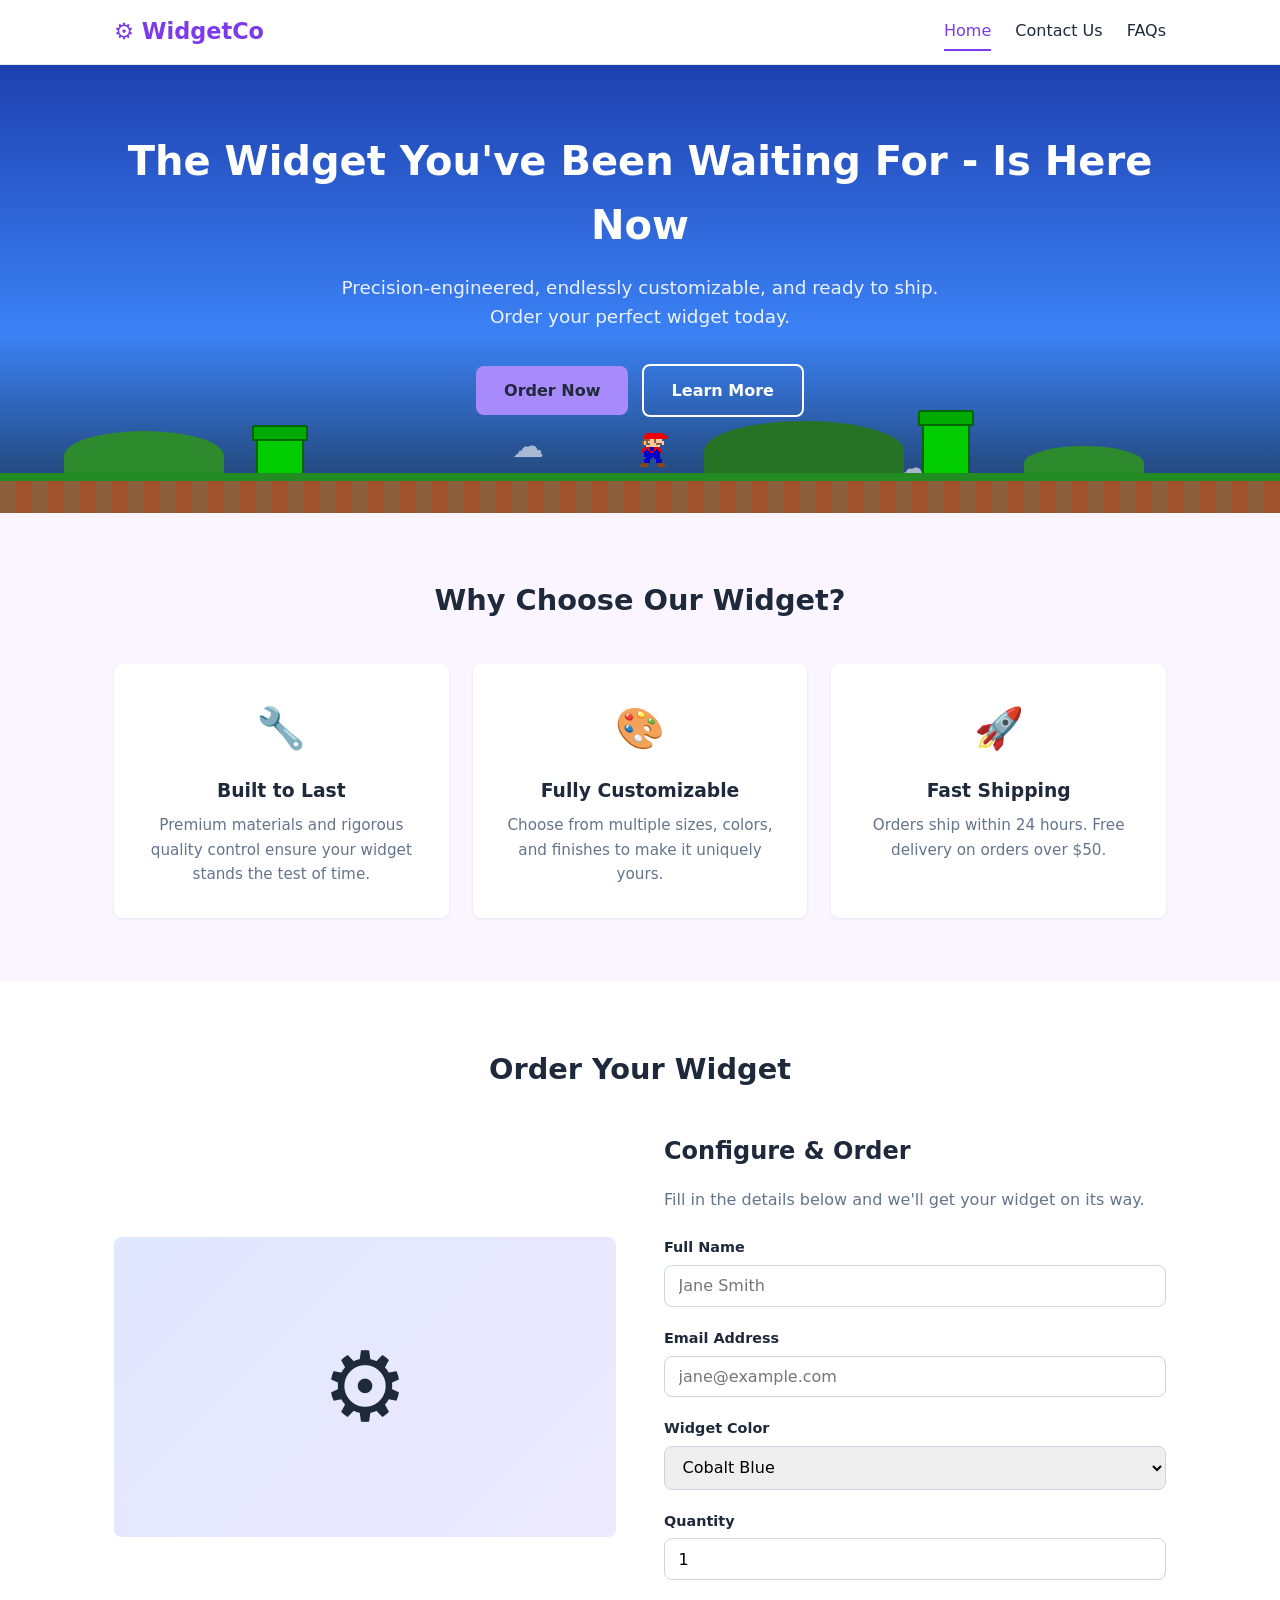
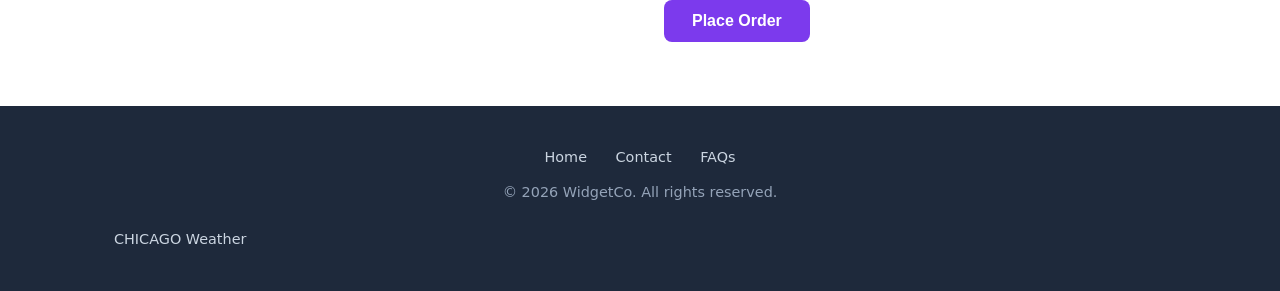
<file: index.html>
<!DOCTYPE html>
<html lang="en">
<head>
  <meta charset="UTF-8">
  <meta name="viewport" content="width=device-width, initial-scale=1.0">
  <title>WidgetCo — Order Your Widget</title>
  <link rel="stylesheet" href="styles.css">
</head>
<body>

  <!-- Header -->
  <header>
    <div class="container">
      <span class="logo">⚙️ WidgetCo</span>
      <button class="nav-toggle" aria-label="Toggle navigation" onclick="document.querySelector('nav').classList.toggle('open')">☰</button>
      <nav>
        <a href="index.html" class="active">Home</a>
        <a href="contact.html">Contact Us</a>
        <a href="faq.html">FAQs</a>
      </nav>
    </div>
  </header>

  <!-- Hero -->
  <section class="hero" id="heroSection">
    <div class="container" style="position:relative;z-index:2;">
      <h1>The Widget You've Been Waiting For - Is Here Now</h1>
      <p>Precision-engineered, endlessly customizable, and ready to ship. Order your perfect widget today.</p>
      <a href="#order" class="btn btn-primary mario-btn" id="btnOrder">Order Now</a>
      <a href="faq.html" class="btn btn-outline mario-btn" id="btnLearn" style="margin-left:.5rem;">Learn More</a>
    </div>

    <!-- Skyline elements -->
    <div class="mario-skyline">
      <!-- Clouds -->
      <span class="mario-cloud" style="top:20px;left:10%;">☁️</span>
      <span class="mario-cloud" style="top:8px;left:40%;animation-delay:-7s;">☁️</span>
      <span class="mario-cloud" style="top:30px;left:70%;animation-delay:-13s;">☁️</span>

      <!-- Hills -->
      <div class="mario-hill" style="left:5%;width:160px;height:50px;background:#2d8a2d;"></div>
      <div class="mario-hill" style="left:55%;width:200px;height:60px;background:#267326;"></div>
      <div class="mario-hill" style="left:80%;width:120px;height:35px;background:#2d8a2d;"></div>

      <!-- Pipes -->
      <div class="mario-pipe" style="left:20%;">
        <div class="mario-pipe-top"></div>
        <div class="mario-pipe-body"></div>
      </div>
      <div class="mario-pipe" style="left:72%;">
        <div class="mario-pipe-top"></div>
        <div class="mario-pipe-body" style="height:55px;"></div>
      </div>

      <!-- Ground -->
      <div class="mario-ground"></div>
    </div>

    <!-- Mario sprite (pixel art via inline SVG) -->
    <svg id="mario" viewBox="0 0 16 20" xmlns="http://www.w3.org/2000/svg">
      <!-- Hat -->
      <rect x="3" y="0" width="9" height="1" fill="#e00"/>
      <rect x="2" y="1" width="12" height="1" fill="#e00"/>
      <rect x="2" y="2" width="12" height="1" fill="#e00"/>
      <!-- Face -->
      <rect x="2" y="3" width="3" height="1" fill="#8B5E3C"/>
      <rect x="5" y="3" width="2" height="1" fill="#fdcba0"/>
      <rect x="7" y="3" width="1" height="1" fill="#8B5E3C"/>
      <rect x="8" y="3" width="3" height="1" fill="#fdcba0"/>
      <rect x="1" y="4" width="1" height="1" fill="#8B5E3C"/>
      <rect x="2" y="4" width="1" height="1" fill="#fdcba0"/>
      <rect x="3" y="4" width="1" height="1" fill="#8B5E3C"/>
      <rect x="4" y="4" width="3" height="1" fill="#fdcba0"/>
      <rect x="7" y="4" width="1" height="1" fill="#8B5E3C"/>
      <rect x="8" y="4" width="3" height="1" fill="#fdcba0"/>
      <rect x="11" y="4" width="1" height="1" fill="#fdcba0"/>
      <rect x="1" y="5" width="1" height="1" fill="#8B5E3C"/>
      <rect x="2" y="5" width="1" height="1" fill="#fdcba0"/>
      <rect x="3" y="5" width="2" height="1" fill="#8B5E3C"/>
      <rect x="5" y="5" width="3" height="1" fill="#fdcba0"/>
      <rect x="8" y="5" width="3" height="1" fill="#8B5E3C"/>
      <rect x="11" y="5" width="1" height="1" fill="#fdcba0"/>
      <rect x="3" y="6" width="7" height="1" fill="#fdcba0"/>
      <!-- Shirt -->
      <rect x="2" y="7" width="3" height="1" fill="#e00"/>
      <rect x="5" y="7" width="2" height="1" fill="#00c"/>
      <rect x="7" y="7" width="3" height="1" fill="#e00"/>
      <rect x="1" y="8" width="2" height="1" fill="#e00"/>
      <rect x="3" y="8" width="1" height="1" fill="#00c"/>
      <rect x="4" y="8" width="1" height="1" fill="#e00"/>
      <rect x="5" y="8" width="2" height="1" fill="#00c"/>
      <rect x="7" y="8" width="1" height="1" fill="#e00"/>
      <rect x="8" y="8" width="1" height="1" fill="#00c"/>
      <rect x="9" y="8" width="2" height="1" fill="#e00"/>
      <rect x="1" y="9" width="1" height="1" fill="#e00"/>
      <rect x="2" y="9" width="3" height="1" fill="#00c"/>
      <rect x="5" y="9" width="2" height="1" fill="#e00"/>
      <rect x="7" y="9" width="3" height="1" fill="#00c"/>
      <rect x="10" y="9" width="1" height="1" fill="#e00"/>
      <!-- Overalls -->
      <rect x="2" y="10" width="2" height="1" fill="#00c"/>
      <rect x="4" y="10" width="4" height="1" fill="#00c"/>
      <rect x="8" y="10" width="2" height="1" fill="#00c"/>
      <rect x="2" y="11" width="8" height="1" fill="#00c"/>
      <rect x="3" y="12" width="3" height="1" fill="#00c"/>
      <rect x="7" y="12" width="3" height="1" fill="#00c"/>
      <!-- Overalls bottom / legs -->
      <rect x="2" y="13" width="3" height="1" fill="#00c"/>
      <rect x="8" y="13" width="3" height="1" fill="#00c"/>
      <rect x="2" y="14" width="3" height="1" fill="#00c"/>
      <rect x="8" y="14" width="3" height="1" fill="#00c"/>
      <!-- Shoes -->
      <rect x="1" y="15" width="3" height="1" fill="#8B4513"/>
      <rect x="9" y="15" width="3" height="1" fill="#8B4513"/>
      <rect x="0" y="16" width="4" height="1" fill="#8B4513"/>
      <rect x="9" y="16" width="4" height="1" fill="#8B4513"/>
    </svg>
  </section>

  <!-- Features -->
  <section class="section">
    <div class="container">
      <h2 class="section-title">Why Choose Our Widget?</h2>
      <div class="cards">
        <div class="card">
          <div class="icon">🔧</div>
          <h3>Built to Last</h3>
          <p>Premium materials and rigorous quality control ensure your widget stands the test of time.</p>
        </div>
        <div class="card">
          <div class="icon">🎨</div>
          <h3>Fully Customizable</h3>
          <p>Choose from multiple sizes, colors, and finishes to make it uniquely yours.</p>
        </div>
        <div class="card">
          <div class="icon">🚀</div>
          <h3>Fast Shipping</h3>
          <p>Orders ship within 24 hours. Free delivery on orders over $50.</p>
        </div>
      </div>
    </div>
  </section>

  <!-- Order Section -->
  <section class="order-section" id="order">
    <div class="container">
      <h2 class="section-title">Order Your Widget</h2>
      <div class="order-grid">
        <div class="widget-preview">⚙️</div>
        <div class="order-form">
          <h2>Configure &amp; Order</h2>
          <p>Fill in the details below and we'll get your widget on its way.</p>
          <form id="orderForm" onsubmit="handleOrder(event)">
            <div class="form-group">
              <label for="name">Full Name</label>
              <input type="text" id="name" name="name" required placeholder="Jane Smith">
            </div>
            <div class="form-group">
              <label for="email">Email Address</label>
              <input type="email" id="email" name="email" required placeholder="jane@example.com">
            </div>
            <div class="form-group">
              <label for="color">Widget Color</label>
              <select id="color" name="color">
                <option value="blue">Cobalt Blue</option>
                <option value="red">Ruby Red</option>
                <option value="green">Emerald Green</option>
                <option value="black">Midnight Black</option>
              </select>
            </div>
            <div class="form-group">
              <label for="qty">Quantity</label>
              <input type="number" id="qty" name="qty" min="1" max="100" value="1" required>
            </div>
            <button type="submit" class="btn btn-submit">Place Order</button>
            <div class="success-msg" id="orderSuccess">🎉 Order placed! Check your email for confirmation.</div>
          </form>
        </div>
      </div>
    </div>
  </section>

  <!-- Footer -->
  <footer>
    <div class="container">
      <div class="footer-top">
        <div class="footer-left">
          <div class="footer-links">
            <a href="index.html">Home</a>
            <a href="contact.html">Contact</a>
            <a href="faq.html">FAQs</a>
          </div>
          <p>&copy; 2026 WidgetCo. All rights reserved.</p>
        </div>
      </div>
      <div class="footer-weather">
        <a class="weatherwidget-io" href="https://forecast7.com/en/41d88n87d63/chicago/?unit=us" data-label_1="CHICAGO" data-label_2="Weather" data-days="5" data-theme="dark">CHICAGO Weather</a>
        <script>!function(d,s,id){var js,fjs=d.getElementsByTagName(s)[0];if(!d.getElementById(id)){js=d.createElement(s);js.id=id;js.src='https://weatherwidget.io/js/widget.min.js';fjs.parentNode.insertBefore(js,fjs);}}(document,'script','weatherwidget-io-js');</script>
      </div>
    </div>
  </footer>

  <script>
    function handleOrder(e) {
      e.preventDefault();
      document.getElementById('orderSuccess').style.display = 'block';
      e.target.reset();
    }

    // === Mario Logic ===
    (function() {
      const hero = document.getElementById('heroSection');
      const mario = document.getElementById('mario');
      const buttons = document.querySelectorAll('.mario-btn');
      let marioJumping = false;

      // Track cursor globally, show mario in hero aligned to ground
      var lastX = 0;
      document.addEventListener('mousemove', function(e) {
        lastX = e.clientX;
        var rect = hero.getBoundingClientRect();
        var x = e.clientX - rect.left - 16;
        mario.style.left = Math.max(0, Math.min(x, rect.width - 32)) + 'px';
      });

      // Mario jump + question-block hit on button click
      buttons.forEach(function(btn) {
        btn.addEventListener('click', function(e) {
          e.preventDefault();
          triggerMarioJump(btn);
          var href = btn.getAttribute('href');
          setTimeout(function() {
            if (href.startsWith('#')) {
              document.querySelector(href).scrollIntoView({ behavior: 'smooth' });
            } else {
              window.location.href = href;
            }
          }, 700);
        });
      });

      function triggerMarioJump(btn) {
        if (marioJumping) return;
        marioJumping = true;

        // Position mario under the clicked button
        var heroRect = hero.getBoundingClientRect();
        var btnRect = btn.getBoundingClientRect();
        var centerX = btnRect.left - heroRect.left + btnRect.width / 2 - 16;
        mario.style.left = centerX + 'px';
        mario.style.transition = 'left 0.15s ease';

        // Jump!
        setTimeout(function() {
          mario.classList.add('jumping');
        }, 50);

        // Hit the button at peak of jump
        setTimeout(function() {
          btn.classList.add('mario-hit');
          spawnCoin(btn, heroRect);
        }, 200);

        // Clean up
        setTimeout(function() {
          mario.classList.remove('jumping');
          btn.classList.remove('mario-hit');
          mario.style.transition = 'left 0.05s linear';
          marioJumping = false;
        }, 600);
      }

      function spawnCoin(btn, heroRect) {
        var coin = document.createElement('span');
        coin.className = 'coin-pop';
        coin.textContent = '🪙';
        var btnRect = btn.getBoundingClientRect();
        coin.style.left = (btnRect.left - heroRect.left + btnRect.width / 2 - 10) + 'px';
        coin.style.top = (btnRect.top - heroRect.top - 20) + 'px';
        hero.appendChild(coin);
        setTimeout(function() { coin.remove(); }, 700);
      }
    })();
  </script>
</body>
</html>
</file>
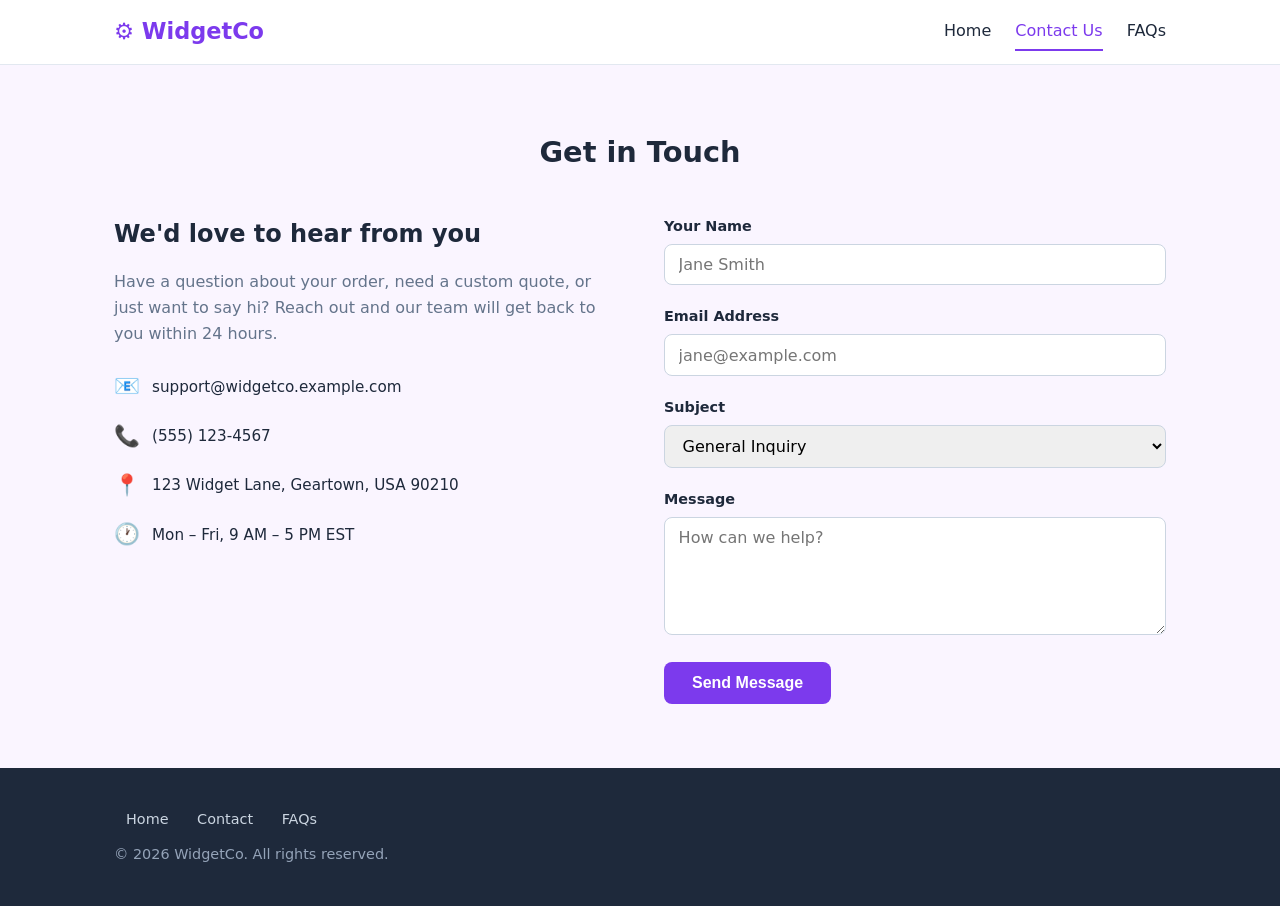
<file: contact.html>
<!DOCTYPE html>
<html lang="en">
<head>
  <meta charset="UTF-8">
  <meta name="viewport" content="width=device-width, initial-scale=1.0">
  <title>Contact Us — WidgetCo</title>
  <link rel="stylesheet" href="styles.css">
</head>
<body>

  <!-- Header -->
  <header>
    <div class="container">
      <span class="logo">⚙️ WidgetCo</span>
      <button class="nav-toggle" aria-label="Toggle navigation" onclick="document.querySelector('nav').classList.toggle('open')">☰</button>
      <nav>
        <a href="index.html">Home</a>
        <a href="contact.html" class="active">Contact Us</a>
        <a href="faq.html">FAQs</a>
      </nav>
    </div>
  </header>

  <!-- Contact Section -->
  <section class="section">
    <div class="container">
      <h2 class="section-title">Get in Touch</h2>
      <div class="contact-grid">

        <!-- Info Column -->
        <div class="contact-info">
          <h2>We'd love to hear from you</h2>
          <p>Have a question about your order, need a custom quote, or just want to say hi? Reach out and our team will get back to you within 24 hours.</p>

          <div class="contact-detail">
            <span class="icon">📧</span>
            <span>support@widgetco.example.com</span>
          </div>
          <div class="contact-detail">
            <span class="icon">📞</span>
            <span>(555) 123-4567</span>
          </div>
          <div class="contact-detail">
            <span class="icon">📍</span>
            <span>123 Widget Lane, Geartown, USA 90210</span>
          </div>
          <div class="contact-detail">
            <span class="icon">🕐</span>
            <span>Mon – Fri, 9 AM – 5 PM EST</span>
          </div>
        </div>

        <!-- Form Column -->
        <div>
          <form id="contactForm" onsubmit="handleContact(event)">
            <div class="form-group">
              <label for="cName">Your Name</label>
              <input type="text" id="cName" name="name" required placeholder="Jane Smith">
            </div>
            <div class="form-group">
              <label for="cEmail">Email Address</label>
              <input type="email" id="cEmail" name="email" required placeholder="jane@example.com">
            </div>
            <div class="form-group">
              <label for="cSubject">Subject</label>
              <select id="cSubject" name="subject">
                <option value="general">General Inquiry</option>
                <option value="order">Order Question</option>
                <option value="support">Technical Support</option>
                <option value="wholesale">Wholesale / Bulk</option>
              </select>
            </div>
            <div class="form-group">
              <label for="cMessage">Message</label>
              <textarea id="cMessage" name="message" rows="5" required placeholder="How can we help?"></textarea>
            </div>
            <button type="submit" class="btn btn-submit">Send Message</button>
            <div class="success-msg" id="contactSuccess">✅ Message sent! We'll be in touch soon.</div>
          </form>
        </div>

      </div>
    </div>
  </section>

  <!-- Footer -->
  <footer>
    <div class="container">
      <div class="footer-links">
        <a href="index.html">Home</a>
        <a href="contact.html">Contact</a>
        <a href="faq.html">FAQs</a>
      </div>
      <p>&copy; 2026 WidgetCo. All rights reserved.</p>
    </div>
  </footer>

  <script>
    function handleContact(e) {
      e.preventDefault();
      document.getElementById('contactSuccess').style.display = 'block';
      e.target.reset();
    }
  </script>
</body>
</html>
</file>
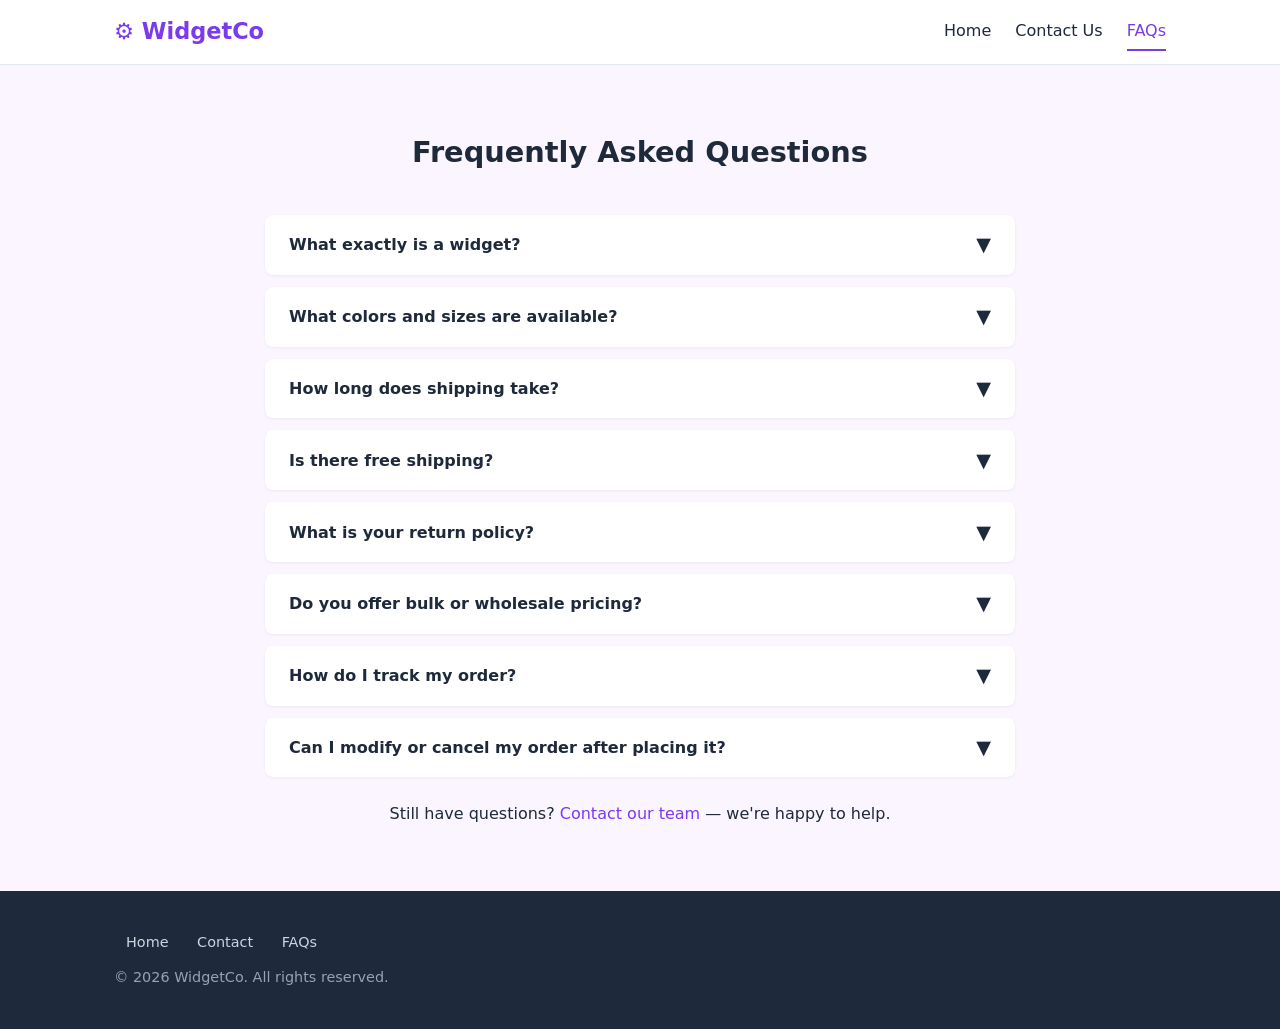
<file: faq.html>
<!DOCTYPE html>
<html lang="en">
<head>
  <meta charset="UTF-8">
  <meta name="viewport" content="width=device-width, initial-scale=1.0">
  <title>FAQs — WidgetCo</title>
  <link rel="stylesheet" href="styles.css">
</head>
<body>

  <!-- Header -->
  <header>
    <div class="container">
      <span class="logo">⚙️ WidgetCo</span>
      <button class="nav-toggle" aria-label="Toggle navigation" onclick="document.querySelector('nav').classList.toggle('open')">☰</button>
      <nav>
        <a href="index.html">Home</a>
        <a href="contact.html">Contact Us</a>
        <a href="faq.html" class="active">FAQs</a>
      </nav>
    </div>
  </header>

  <!-- FAQ Section -->
  <section class="section">
    <div class="container">
      <h2 class="section-title">Frequently Asked Questions</h2>

      <div class="faq-list">

        <div class="faq-item">
          <button class="faq-question" onclick="toggleFaq(this)">
            What exactly is a widget?
            <span class="arrow">▼</span>
          </button>
          <div class="faq-answer">
            <div class="faq-answer-inner">
              A widget is our flagship precision-engineered component designed for a wide range of applications. Each widget is crafted from high-grade materials and undergoes rigorous quality testing before it leaves our facility.
            </div>
          </div>
        </div>

        <div class="faq-item">
          <button class="faq-question" onclick="toggleFaq(this)">
            What colors and sizes are available?
            <span class="arrow">▼</span>
          </button>
          <div class="faq-answer">
            <div class="faq-answer-inner">
              We currently offer widgets in Cobalt Blue, Ruby Red, Emerald Green, and Midnight Black. Sizes range from Small (2 cm) to Large (10 cm). Custom sizes are available for bulk orders — contact us for details.
            </div>
          </div>
        </div>

        <div class="faq-item">
          <button class="faq-question" onclick="toggleFaq(this)">
            How long does shipping take?
            <span class="arrow">▼</span>
          </button>
          <div class="faq-answer">
            <div class="faq-answer-inner">
              All orders ship within 24 hours. Standard delivery takes 3–5 business days within the US. Expedited (1–2 day) shipping is available at checkout. International shipping typically takes 7–14 business days.
            </div>
          </div>
        </div>

        <div class="faq-item">
          <button class="faq-question" onclick="toggleFaq(this)">
            Is there free shipping?
            <span class="arrow">▼</span>
          </button>
          <div class="faq-answer">
            <div class="faq-answer-inner">
              Yes! Orders over $50 qualify for free standard shipping within the continental United States. No coupon code needed — the discount is applied automatically at checkout.
            </div>
          </div>
        </div>

        <div class="faq-item">
          <button class="faq-question" onclick="toggleFaq(this)">
            What is your return policy?
            <span class="arrow">▼</span>
          </button>
          <div class="faq-answer">
            <div class="faq-answer-inner">
              We offer a 30-day, no-questions-asked return policy. If you're not satisfied, ship the widget back in its original packaging and we'll issue a full refund within 5 business days of receiving it.
            </div>
          </div>
        </div>

        <div class="faq-item">
          <button class="faq-question" onclick="toggleFaq(this)">
            Do you offer bulk or wholesale pricing?
            <span class="arrow">▼</span>
          </button>
          <div class="faq-answer">
            <div class="faq-answer-inner">
              Absolutely. For orders of 50 units or more, we offer tiered wholesale pricing. Head over to our <a href="contact.html">Contact page</a> and select "Wholesale / Bulk" as the subject to get a custom quote.
            </div>
          </div>
        </div>

        <div class="faq-item">
          <button class="faq-question" onclick="toggleFaq(this)">
            How do I track my order?
            <span class="arrow">▼</span>
          </button>
          <div class="faq-answer">
            <div class="faq-answer-inner">
              Once your order ships, you'll receive an email with a tracking number and a link to monitor your package in real time. You can also reply to that email if you have any questions.
            </div>
          </div>
        </div>

        <div class="faq-item">
          <button class="faq-question" onclick="toggleFaq(this)">
            Can I modify or cancel my order after placing it?
            <span class="arrow">▼</span>
          </button>
          <div class="faq-answer">
            <div class="faq-answer-inner">
              Orders can be modified or cancelled within 1 hour of being placed. After that, the order enters our fulfillment pipeline. Please <a href="contact.html">contact us</a> as soon as possible if you need to make a change.
            </div>
          </div>
        </div>

      </div>

      <p class="text-center mt-3">Still have questions? <a href="contact.html">Contact our team</a> — we're happy to help.</p>
    </div>
  </section>

  <!-- Footer -->
  <footer>
    <div class="container">
      <div class="footer-links">
        <a href="index.html">Home</a>
        <a href="contact.html">Contact</a>
        <a href="faq.html">FAQs</a>
      </div>
      <p>&copy; 2026 WidgetCo. All rights reserved.</p>
    </div>
  </footer>

  <script>
    function toggleFaq(btn) {
      const item = btn.parentElement;
      const answer = item.querySelector('.faq-answer');
      const isOpen = item.classList.contains('open');

      // Close all
      document.querySelectorAll('.faq-item').forEach(function(el) {
        el.classList.remove('open');
        el.querySelector('.faq-answer').style.maxHeight = null;
      });

      // Open clicked if it was closed
      if (!isOpen) {
        item.classList.add('open');
        answer.style.maxHeight = answer.scrollHeight + 'px';
      }
    }
  </script>
</body>
</html>
</file>
<file: styles.css>
/* ===== Reset & Base ===== */
*, *::before, *::after { box-sizing: border-box; margin: 0; padding: 0; }

:root {
  --primary: #7c3aed;
  --primary-dark: #6d28d9;
  --accent: #a78bfa;
  --bg: #faf5ff;
  --surface: #ffffff;
  --text: #1e293b;
  --text-muted: #64748b;
  --radius: 8px;
}

body {
  font-family: 'Segoe UI', system-ui, -apple-system, sans-serif;
  color: var(--text);
  background: var(--bg);
  line-height: 1.6;
}

a { color: var(--primary); text-decoration: none; }
a:hover { text-decoration: underline; }

img { max-width: 100%; display: block; }

/* ===== Layout ===== */
.container { max-width: 1100px; margin: 0 auto; padding: 0 1.5rem; }

/* ===== Header / Nav ===== */
header {
  background: var(--surface);
  border-bottom: 1px solid #e2e8f0;
  position: sticky;
  top: 0;
  z-index: 100;
}

header .container {
  display: flex;
  align-items: center;
  justify-content: space-between;
  height: 64px;
}

.logo {
  font-size: 1.4rem;
  font-weight: 700;
  color: var(--primary);
}

nav { display: flex; gap: 1.5rem; align-items: center; }

nav a {
  font-weight: 500;
  color: var(--text);
  padding: 0.3rem 0;
  border-bottom: 2px solid transparent;
  transition: border-color 0.2s;
}

nav a:hover,
nav a.active {
  border-color: var(--primary);
  color: var(--primary);
  text-decoration: none;
}

/* Mobile nav toggle */
.nav-toggle { display: none; background: none; border: none; font-size: 1.6rem; cursor: pointer; }

@media (max-width: 640px) {
  .nav-toggle { display: block; }
  nav {
    display: none;
    flex-direction: column;
    position: absolute;
    top: 64px;
    left: 0;
    right: 0;
    background: var(--surface);
    padding: 1rem 1.5rem;
    border-bottom: 1px solid #e2e8f0;
  }
  nav.open { display: flex; }
}

/* ===== Hero ===== */
.hero {
  text-align: center;
  padding: 4rem 1.5rem 6rem;
  background: linear-gradient(180deg, #1e40af 0%, #3b82f6 60%, #1e3a5f 100%);
  color: #fff;
  position: relative;
  overflow: hidden;
}

.hero h1 { font-size: 2.5rem; margin-bottom: 1rem; position: relative; z-index: 2; }
.hero p  { font-size: 1.15rem; max-width: 600px; margin: 0 auto 2rem; opacity: 0.9; position: relative; z-index: 2; }

/* Mario question-block style buttons */
.hero .btn {
  position: relative;
  z-index: 2;
  transition: background 0.2s, transform 0.08s;
}
.hero .btn.mario-hit {
  animation: blockBump 0.3s ease;
}
@keyframes blockBump {
  0%   { transform: translateY(0); }
  30%  { transform: translateY(-12px); }
  50%  { transform: translateY(-12px); }
  100% { transform: translateY(0); }
}

/* Pixel skyline */
.mario-skyline {
  position: absolute;
  bottom: 0;
  left: 0;
  width: 100%;
  height: 100px;
  z-index: 1;
  pointer-events: none;
}

/* Ground */
.mario-ground {
  position: absolute;
  bottom: 0;
  left: 0;
  width: 100%;
  height: 32px;
  background:
    repeating-linear-gradient(90deg, #8B5E3C 0px, #8B5E3C 16px, #A0522D 16px, #A0522D 32px);
  z-index: 3;
}
.mario-ground::before {
  content: '';
  position: absolute;
  top: -8px;
  left: 0;
  width: 100%;
  height: 8px;
  background: #228B22;
}

/* Brick / pipe decorations */
.mario-pipe {
  position: absolute;
  bottom: 32px;
  width: 48px;
  z-index: 2;
}
.mario-pipe-top {
  width: 56px;
  height: 16px;
  background: #0a0;
  border: 2px solid #060;
  margin-left: -4px;
  border-radius: 3px 3px 0 0;
}
.mario-pipe-body {
  width: 48px;
  height: 40px;
  background: #0c0;
  border-left: 2px solid #060;
  border-right: 2px solid #060;
}

.mario-hill {
  position: absolute;
  bottom: 32px;
  border-radius: 50% 50% 0 0;
  z-index: 1;
}

.mario-cloud {
  position: absolute;
  z-index: 1;
  font-size: 2rem;
  opacity: 0.6;
  animation: cloudDrift 20s linear infinite;
  pointer-events: none;
}
@keyframes cloudDrift {
  0%   { transform: translateX(0); }
  100% { transform: translateX(-150px); }
}

/* Mario sprite */
#mario {
  position: absolute;
  bottom: 40px;
  z-index: 10;
  width: 32px;
  height: 40px;
  pointer-events: none;
  transition: left 0.05s linear;
  image-rendering: pixelated;
}
#mario.jumping {
  animation: marioJump 0.5s ease;
}
@keyframes marioJump {
  0%   { transform: translateY(0); }
  35%  { transform: translateY(-120px); }
  50%  { transform: translateY(-130px); }
  100% { transform: translateY(0); }
}

/* Coin that pops out */
.coin-pop {
  position: absolute;
  z-index: 20;
  font-size: 1.3rem;
  pointer-events: none;
  animation: coinFly 0.6s ease forwards;
}
@keyframes coinFly {
  0%   { opacity: 1; transform: translateY(0) scale(1); }
  60%  { opacity: 1; transform: translateY(-60px) scale(1.2); }
  100% { opacity: 0; transform: translateY(-80px) scale(0.5); }
}

/* ===== Buttons ===== */
.btn {
  display: inline-block;
  padding: 0.75rem 1.75rem;
  border-radius: var(--radius);
  font-weight: 600;
  font-size: 1rem;
  cursor: pointer;
  border: none;
  transition: background 0.2s, transform 0.1s;
}

.btn:hover { transform: translateY(-1px); text-decoration: none; }

.btn-primary { background: var(--accent); color: #1e293b; }
.btn-primary:hover { background: #d97706; }

.btn-outline {
  background: transparent;
  border: 2px solid #fff;
  color: #fff;
}
.btn-outline:hover { background: rgba(255,255,255,0.15); }

.btn-submit { background: var(--primary); color: #fff; }
.btn-submit:hover { background: var(--primary-dark); }

/* ===== Features / Cards ===== */
.section { padding: 4rem 0; }
.section-title { text-align: center; font-size: 1.8rem; margin-bottom: 2.5rem; }

.cards {
  display: grid;
  grid-template-columns: repeat(auto-fit, minmax(280px, 1fr));
  gap: 1.5rem;
}

.card {
  background: var(--surface);
  border-radius: var(--radius);
  padding: 2rem;
  box-shadow: 0 1px 3px rgba(0,0,0,0.08);
  text-align: center;
}

.card .icon { font-size: 2.5rem; margin-bottom: 1rem; }
.card h3 { margin-bottom: 0.5rem; }
.card p  { color: var(--text-muted); font-size: 0.95rem; }

/* ===== Order Section ===== */
.order-section {
  background: var(--surface);
  padding: 4rem 0;
}

.order-grid {
  display: grid;
  grid-template-columns: 1fr 1fr;
  gap: 3rem;
  align-items: center;
}

@media (max-width: 768px) { .order-grid { grid-template-columns: 1fr; } }

.widget-preview {
  background: linear-gradient(135deg, #e0e7ff, #ede9fe);
  border-radius: var(--radius);
  display: flex;
  align-items: center;
  justify-content: center;
  min-height: 300px;
  font-size: 6rem;
}

.order-form h2 { margin-bottom: 1rem; }
.order-form p  { color: var(--text-muted); margin-bottom: 1.5rem; }

/* ===== Forms ===== */
.form-group { margin-bottom: 1.25rem; }

.form-group label {
  display: block;
  font-weight: 600;
  margin-bottom: 0.35rem;
  font-size: 0.9rem;
}

.form-group input,
.form-group select,
.form-group textarea {
  width: 100%;
  padding: 0.65rem 0.85rem;
  border: 1px solid #cbd5e1;
  border-radius: var(--radius);
  font-size: 1rem;
  font-family: inherit;
  transition: border-color 0.2s;
}

.form-group input:focus,
.form-group select:focus,
.form-group textarea:focus {
  outline: none;
  border-color: var(--primary);
  box-shadow: 0 0 0 3px rgba(37,99,235,0.15);
}

textarea { resize: vertical; }

/* ===== FAQ ===== */
.faq-list { max-width: 750px; margin: 0 auto; }

.faq-item {
  background: var(--surface);
  border-radius: var(--radius);
  margin-bottom: 0.75rem;
  box-shadow: 0 1px 3px rgba(0,0,0,0.06);
  overflow: hidden;
}

.faq-question {
  width: 100%;
  background: none;
  border: none;
  padding: 1.15rem 1.5rem;
  font-size: 1rem;
  font-weight: 600;
  text-align: left;
  cursor: pointer;
  display: flex;
  justify-content: space-between;
  align-items: center;
  font-family: inherit;
  color: var(--text);
}

.faq-question:hover { color: var(--primary); }

.faq-question .arrow {
  transition: transform 0.25s;
  font-size: 1.2rem;
}

.faq-item.open .faq-question .arrow { transform: rotate(180deg); }

.faq-answer {
  max-height: 0;
  overflow: hidden;
  transition: max-height 0.3s ease;
}

.faq-answer-inner {
  padding: 0 1.5rem 1.25rem;
  color: var(--text-muted);
  line-height: 1.7;
}

/* ===== Contact ===== */
.contact-grid {
  display: grid;
  grid-template-columns: 1fr 1fr;
  gap: 3rem;
}

@media (max-width: 768px) { .contact-grid { grid-template-columns: 1fr; } }

.contact-info h2 { margin-bottom: 1rem; }
.contact-info p  { color: var(--text-muted); margin-bottom: 1.5rem; }

.contact-detail {
  display: flex;
  align-items: center;
  gap: 0.75rem;
  margin-bottom: 1rem;
  font-size: 0.95rem;
}

.contact-detail .icon { font-size: 1.3rem; }

/* ===== Footer ===== */
footer {
  background: #1e293b;
  color: #94a3b8;
  padding: 2.5rem 0;
  font-size: 0.9rem;
}

footer a { color: #cbd5e1; }
footer .footer-links { margin-bottom: 0.75rem; }
footer .footer-links a { margin: 0 0.75rem; }

.footer-top {
  display: flex;
  align-items: center;
  justify-content: center;
  margin-bottom: 1.5rem;
}

.footer-left { text-align: center; }

.footer-weather {
  width: 100%;
}

@media (max-width: 640px) {
  .footer-left { text-align: center; }
  .footer-weather { width: 100%; }
}

/* ===== Utility ===== */
.text-center { text-align: center; }
.mt-1 { margin-top: 0.5rem; }
.mt-2 { margin-top: 1rem; }
.mt-3 { margin-top: 1.5rem; }
.success-msg {
  display: none;
  background: #dcfce7;
  color: #166534;
  padding: 1rem;
  border-radius: var(--radius);
  margin-top: 1rem;
  text-align: center;
}
</file>
